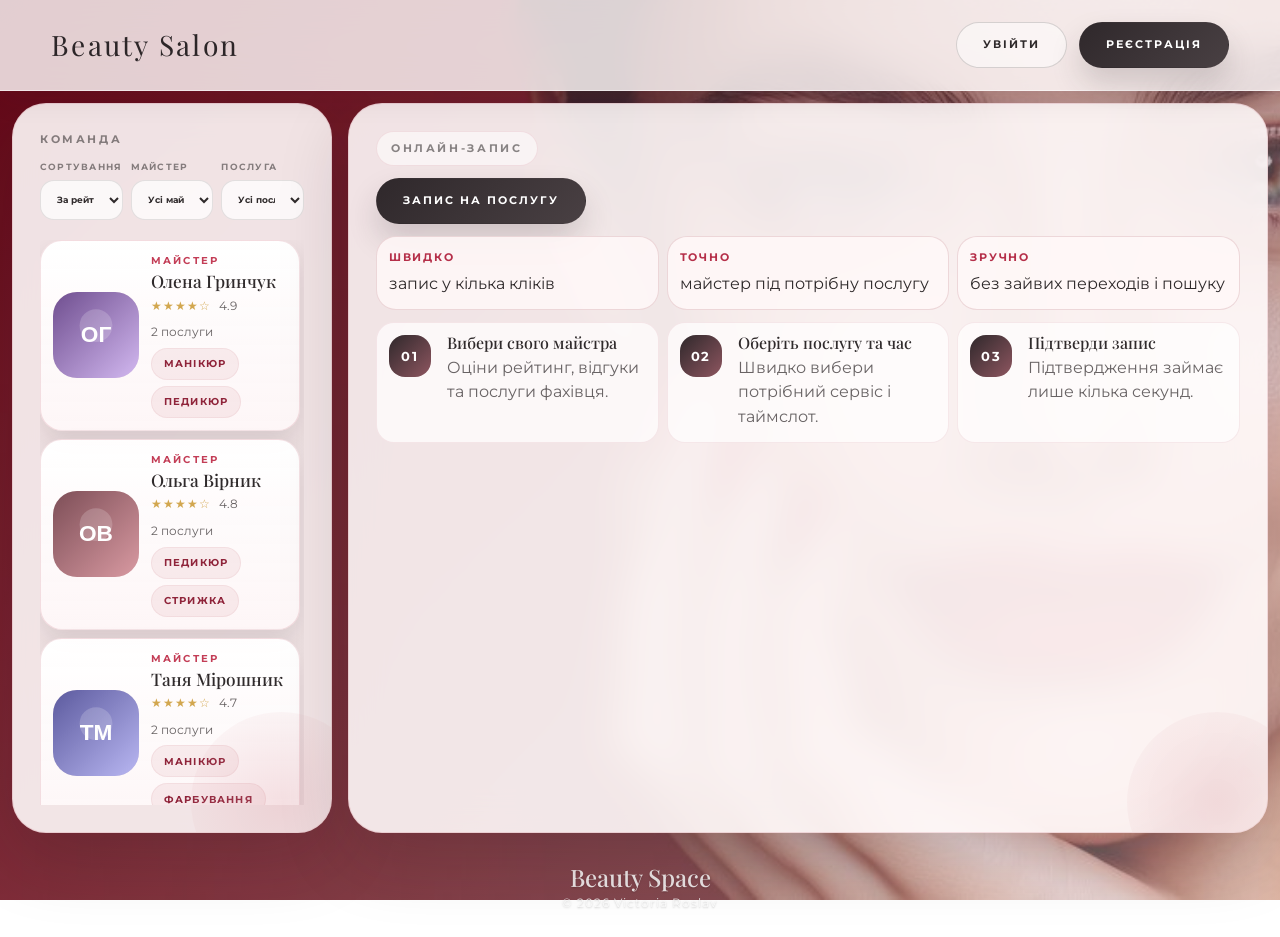
<file: frontend/index.html>
<!DOCTYPE html>
<html lang="uk">
<head>
    <meta charset="UTF-8">
    <meta name="viewport" content="width=device-width, initial-scale=1.0">
    <title>Beauty Salon | Твоя б'юті-територія</title>
    <link rel="stylesheet" href="css/style.css">
</head>
<body class="bg-main">
    <header class="navbar">
        <a href="index.html" class="logo">Beauty Salon</a>

        <nav class="nav-links" id="navLinks">
            <a href="pages/admin.html" id="adminLink" style="display:none;">АДМІН ПАНЕЛЬ</a>
        </nav>

        <div class="auth-buttons" id="guestButtons">
            <a href="pages/login.html" class="btn-outline">УВІЙТИ</a>
            <a href="pages/register.html" class="btn-premium">РЕЄСТРАЦІЯ</a>
        </div>

        <div class="auth-buttons" id="userButtons" style="display:none;">
            <a href="#" onclick="window.logout(); return false;" class="btn-outline">ВИЙТИ</a>
        </div>
    </header>

    <main class="home-shell">
        <section class="home-panel home-panel--masters">
            <p class="home-eyebrow">КОМАНДА</p>

            <div class="home-controls">
                <label>
                    <span>Сортування</span>
                    <select id="masterSortSelect">
                        <option value="rating">За рейтингом</option>
                        <option value="name">За ім'ям</option>
                    </select>
                </label>
                <label>
                    <span>Майстер</span>
                    <select id="masterFilterSelect">
                        <option value="">Усі майстри</option>
                    </select>
                </label>
                <label>
                    <span>Послуга</span>
                    <select id="serviceFilterSelect">
                        <option value="">Усі послуги</option>
                    </select>
                </label>
            </div>

            <div id="homeMastersGrid" class="home-master-grid"></div>
        </section>

        <section class="home-panel home-panel--booking">
            <p class="home-eyebrow home-eyebrow--pill">ОНЛАЙН-ЗАПИС</p>

            <div class="home-cta-row">
                <button id="bookingCtaBtn" class="btn-premium" type="button">Запис на послугу</button>
            </div>

            <div class="home-feature-grid">
                <article class="home-feature">
                    <strong>Швидко</strong>
                    <span>запис у кілька кліків</span>
                </article>
                <article class="home-feature">
                    <strong>Точно</strong>
                    <span>майстер під потрібну послугу</span>
                </article>
                <article class="home-feature">
                    <strong>Зручно</strong>
                    <span>без зайвих переходів і пошуку</span>
                </article>
            </div>

            <div class="booking-steps">
                <div class="booking-step">
                    <div class="booking-step__num">01</div>
                    <div>
                        <h3>Вибери свого майстра</h3>
                        <p>Оціни рейтинг, відгуки та послуги фахівця.</p>
                    </div>
                </div>
                <div class="booking-step">
                    <div class="booking-step__num">02</div>
                    <div>
                        <h3>Оберіть послугу та час</h3>
                        <p>Швидко вибери потрібний сервіс і таймслот.</p>
                    </div>
                </div>
                <div class="booking-step">
                    <div class="booking-step__num">03</div>
                    <div>
                        <h3>Підтверди запис</h3>
                        <p>Підтвердження займає лише кілька секунд.</p>
                    </div>
                </div>
            </div>
        </section>
    </main>

    <footer class="site-footer">
        <h3>Beauty Space</h3>
        <p>© 2026 Victoria Roslav</p>
    </footer>

    <script src="js/api.js"></script>
    <script src="js/index.js"></script>
</body>
</html>
</file>
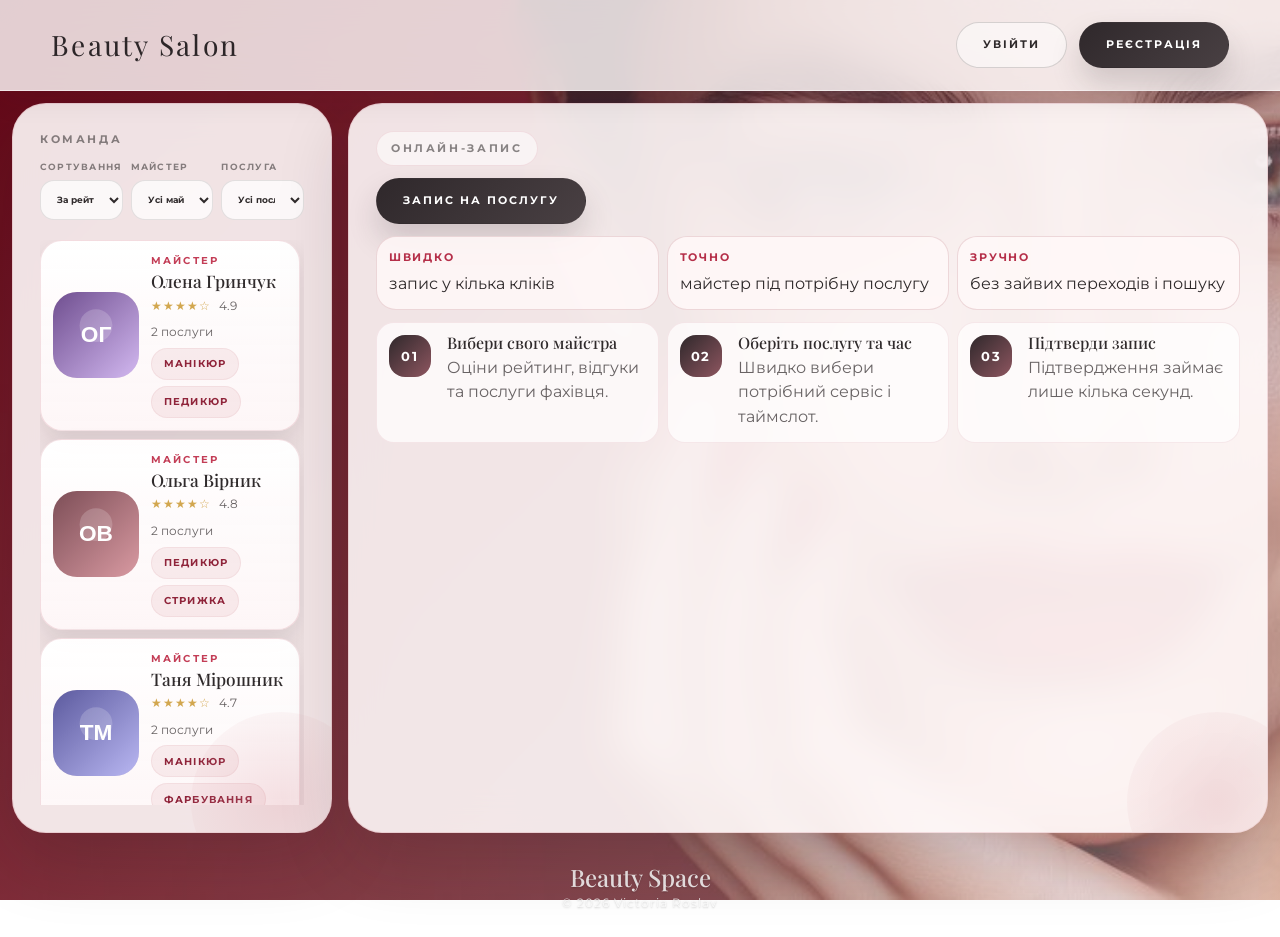
<file: frontend/pages/admin.html>
﻿<!DOCTYPE html>
<html lang="uk">
<head>
    <meta charset="UTF-8">
    <meta name="viewport" content="width=device-width, initial-scale=1.0">
    <title>Панель адміністратора | Beauty Space</title>
    <link rel="stylesheet" href="../css/style.css">
</head>
<body class="bg-admin">
    <header class="navbar">
        <a href="admin.html" class="logo">ADMIN PANEL</a>
        <nav class="nav-links">
            <a href="#" onclick="logout(); return false;" class="nav-link">ВИЙТИ</a>
        </nav>
    </header>

    <div id="adminModal" class="modal">
        <div class="modal-content" style="max-height: 85vh; overflow-y: auto;">
            <h2 id="modalTitle" style="font-size: 18px; margin-bottom: 20px;">Редагування</h2>
            <div id="validationError" style="display:none; color: white; background: #dc3545; padding: 10px; margin-bottom: 15px; border-radius: 4px; font-size: 12px;"></div>
            <form id="adminForm">
                <div id="formFields"></div>
                <div style="margin-top: 25px; display: flex; gap: 10px;">
                    <button type="submit" class="btn-premium" style="flex: 1;">ЗБЕРЕГТИ</button>
                    <button type="button" onclick="closeModal()" class="btn-outline" style="flex: 1;">СКАСУВАТИ</button>
                </div>
            </form>
        </div>
    </div>

    <div class="container admin-container">
        <h1 class="admin-title">УПРАВЛІННЯ САЛОНОМ</h1>
        <div id="adminLoadStatus" class="admin-load-status" hidden></div>

        <section class="admin-section admin-payment-panel">
            <div class="admin-section__head">
                <h3>ПРИЙНЯТТЯ ОПЛАТИ</h3>
            </div>
            <div class="admin-inline-action">
                <label>
                    <span>Платіж для прийняття</span>
                    <select id="paymentAcceptSelect">
                        <option value="">Оберіть платіж</option>
                    </select>
                </label>
                <button type="button" class="btn-premium" id="acceptSelectedPaymentBtn">Прийняти</button>
                <span class="loading-text">Оберіть платіж зверху, щоб швидко змінити його статус на оплачений.</span>
            </div>
        </section>

        <div class="admin-grid">
            <section class="admin-section">
                <div class="admin-section__head">
                    <h3>БРОНЮВАННЯ</h3>
                    <button class="btn-add-main" onclick="openAddModal('bookings')">+</button>
                </div>
                <div class="table-wrapper"><table class="admin-table" id="bookingsTable"></table></div>
            </section>

            <section class="admin-section">
                <div class="admin-section__head">
                    <h3>ПЛАТЕЖІ</h3>
                    <button class="btn-add-main" onclick="openAddModal('payments')">+</button>
                </div>
                <div class="table-wrapper"><table class="admin-table" id="paymentsTable"></table></div>
            </section>

            <section class="admin-section">
                <div class="admin-section__head">
                    <h3>КОРИСТУВАЧІ</h3>
                    <button class="btn-add-main" onclick="openAddModal('users')">+</button>
                </div>
                <div class="table-wrapper"><table class="admin-table" id="usersTable"></table></div>
            </section>

            <section class="admin-section">
                <div class="admin-section__head">
                    <h3>ПОСЛУГИ</h3>
                    <button class="btn-add-main" onclick="openAddModal('services')">+</button>
                </div>
                <div class="table-wrapper"><table class="admin-table" id="servicesTable"></table></div>
            </section>

            <section class="admin-section">
                <div class="admin-section__head">
                    <h3>РОЗКЛАД</h3>
                    <button class="btn-add-main" onclick="openAddModal('schedules')">+</button>
                </div>
                <div class="table-wrapper"><table class="admin-table" id="schedulesTable"></table></div>
            </section>

            <section class="admin-section">
                <div class="admin-section__head">
                    <h3>ВІДГУКИ</h3>
                    <button class="btn-add-main" onclick="openAddModal('feedback')">+</button>
                </div>
                <div class="table-wrapper"><table class="admin-table" id="feedbackTable"></table></div>
            </section>
        </div>
    </div>

    <script src="../js/api.js"></script>
    <script src="../js/admin.js"></script>
</body>
</html>
</file>
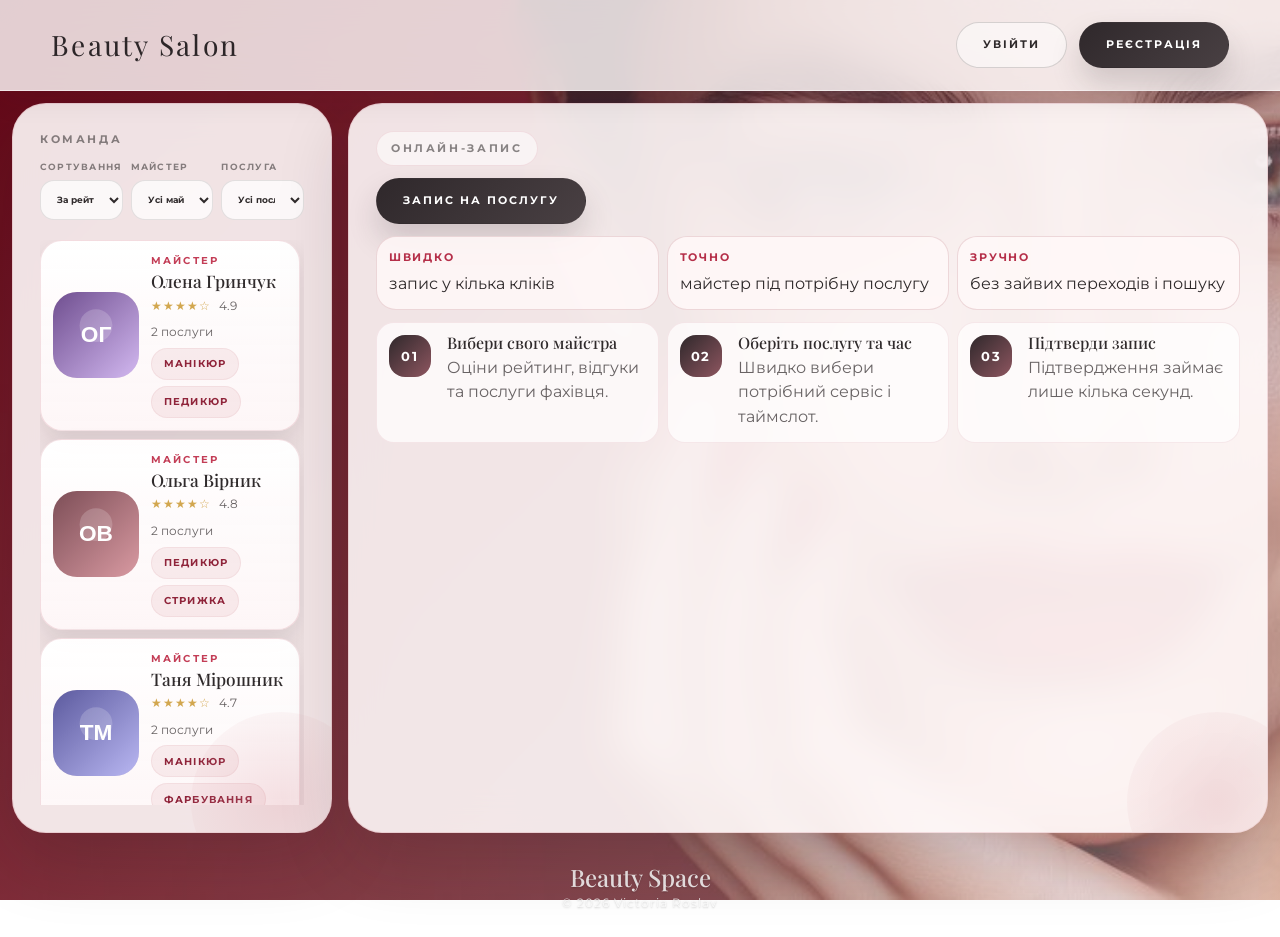
<file: frontend/pages/booking.html>
<!DOCTYPE html>
<html lang="uk">
<head>
    <meta charset="UTF-8">
    <meta name="viewport" content="width=device-width, initial-scale=1.0">
    <title>Запис | Beauty Salon</title>
    <link rel="stylesheet" href="../css/style.css">
</head>
<body class="bg-main">
    <header class="navbar">
        <a href="../index.html" class="logo">Beauty Salon</a>
        <nav class="nav-links">
            <a href="#" onclick="localStorage.clear(); location.href='../index.html'">Вийти</a>
        </nav>
    </header>

    <main class="container booking-page">
        <div class="booking-panel">
            <div class="booking-panel__head">
                <div>
                    <p class="home-eyebrow">Оформлення запису</p>
                    <h1 class="booking-title">Оберіть послугу, майстра і час</h1>
                    <p class="booking-subtitle">
                        Після вибору послуги список майстрів автоматично відфільтрується під неї,
                        а рейтинг видно прямо в списку.
                    </p>
                </div>
                <div class="booking-legend">
                    <span class="booking-legend__item booking-legend__item--free">🟢 доступний слот</span>
                    <span class="booking-legend__item booking-legend__item--busy">🔴 минулий або зайнятий слот</span>
                </div>
            </div>

            <form id="bookingForm" class="booking-form">
                <label>
                    <span>Оберіть послугу</span>
                    <select id="serviceSelect" required>
                        <option value="">Завантаження послуг...</option>
                    </select>
                </label>

                <p class="booking-help" id="bookingHelp">Після вибору послуги список майстрів автоматично відфільтрується.</p>

                <label>
                    <span>Оберіть майстра</span>
                    <select id="masterSelect" required>
                        <option value="">Завантаження майстрів...</option>
                    </select>
                </label>

                <div id="masterPreview" class="master-preview">
                    Оберіть майстра, щоб побачити рейтинг і послуги.
                </div>

                <label>
                    <span>Оберіть доступний час</span>
                    <select id="timeslotSelect" required>
                        <option value="">Спочатку оберіть майстра</option>
                    </select>
                </label>

                <button type="submit" class="btn-premium btn-block booking-submit">Підтвердити запис</button>
            </form>
        </div>
    </main>

    <script src="../js/api.js"></script>
    <script src="../js/booking.js"></script>
    <script>
        if (localStorage.getItem("role") !== "client") {
            alert("Ця сторінка лише для клієнтів");
            window.location.href = "../index.html";
        }
    </script>
</body>
</html>
</file>
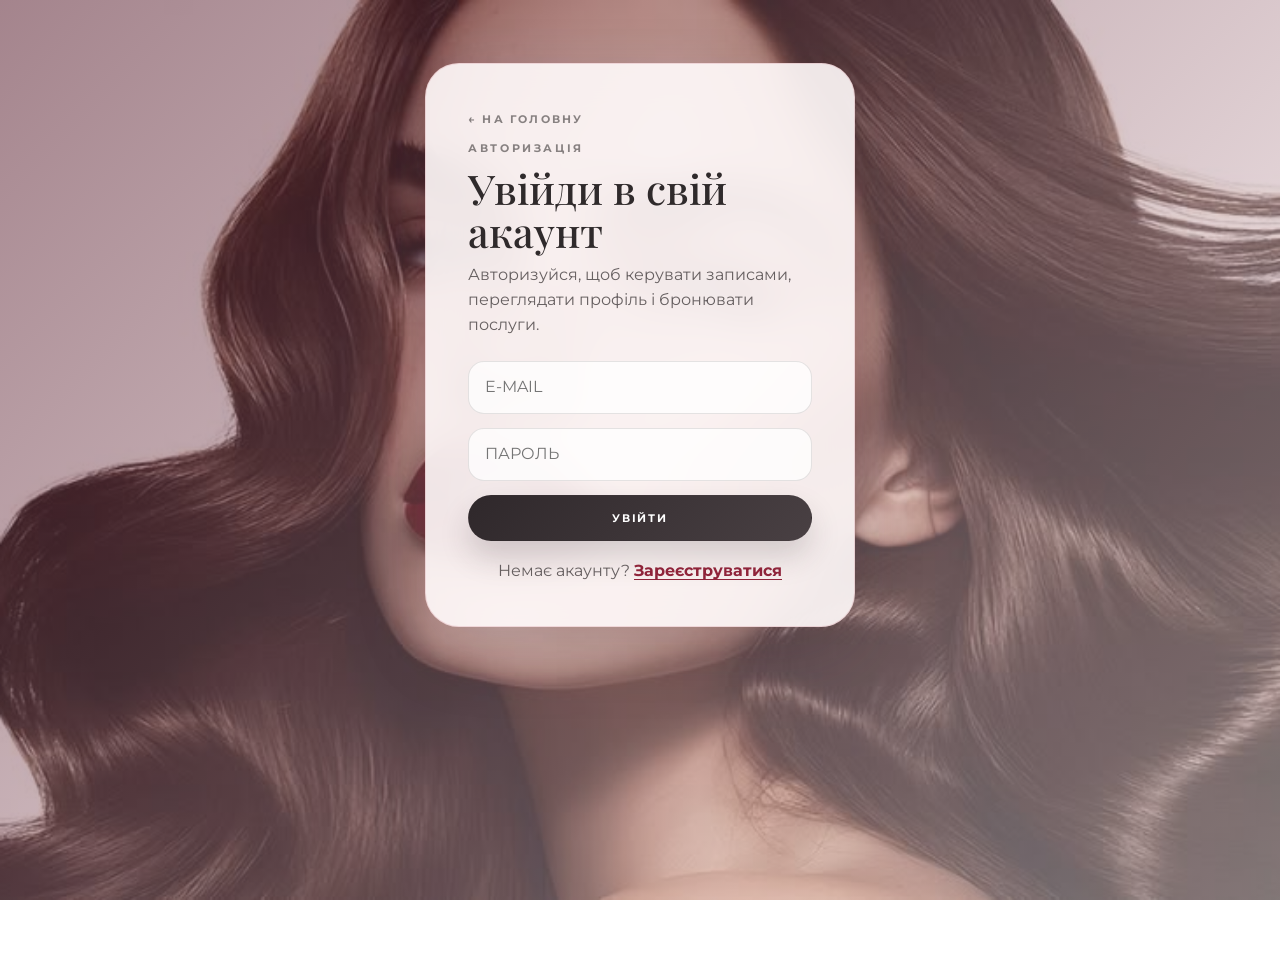
<file: frontend/pages/feedback.html>
<!DOCTYPE html>
<html lang="uk">
<head>
    <meta charset="UTF-8">
    <meta name="viewport" content="width=device-width, initial-scale=1.0">
    <title>Залишити відгук</title>
    <link rel="stylesheet" href="../css/style.css">
</head>
<body class="bg-main">
    <main class="auth-card">
        <a href="../index.html" class="back-link">&larr; На головну</a>
        <p class="home-eyebrow">Відгук</p>
        <h1 class="auth-title">Оціни візит</h1>
        <p class="auth-note">Відгук можна залишити після завершеного та оплаченого запису.</p>

        <form id="feedbackForm" class="auth-form">
            <div id="availableBookings">
                <label style="display:block; margin-bottom: 8px; font-weight:700; letter-spacing:0.14em; text-transform:uppercase; font-size:11px;">Оберіть завершений запис</label>
                <select id="bookingSelect" required>
                    <option value="">-- Оберіть запис --</option>
                </select>
            </div>

            <div id="bookingInfo" class="home-feature" hidden>
                <strong>Деталі запису</strong>
                <div style="display:grid; gap:6px; margin-top:10px;">
                    <span><b>Послуга:</b> <span id="serviceName"></span></span>
                    <span><b>Майстер:</b> <span id="masterName"></span></span>
                    <span><b>Дата:</b> <span id="bookingDate"></span></span>
                    <span><b>Статус оплати:</b> <span id="paymentStatus"></span></span>
                </div>
            </div>

            <select id="rating" required>
                <option value="">Оберіть рейтинг</option>
                <option value="5">★★★★★ Відмінно</option>
                <option value="4">★★★★☆ Добре</option>
                <option value="3">★★★☆☆ Нормально</option>
                <option value="2">★★☆☆☆ Погано</option>
                <option value="1">★☆☆☆☆ Жахливо</option>
            </select>

            <textarea id="comment" placeholder="Ваш коментар майстру" style="min-height: 120px;"></textarea>

            <button type="submit" class="btn-premium btn-block">Надіслати відгук</button>
        </form>
    </main>

    <script src="../js/api.js"></script>
    <script src="../js/feedback.js"></script>
</body>
</html>
</file>
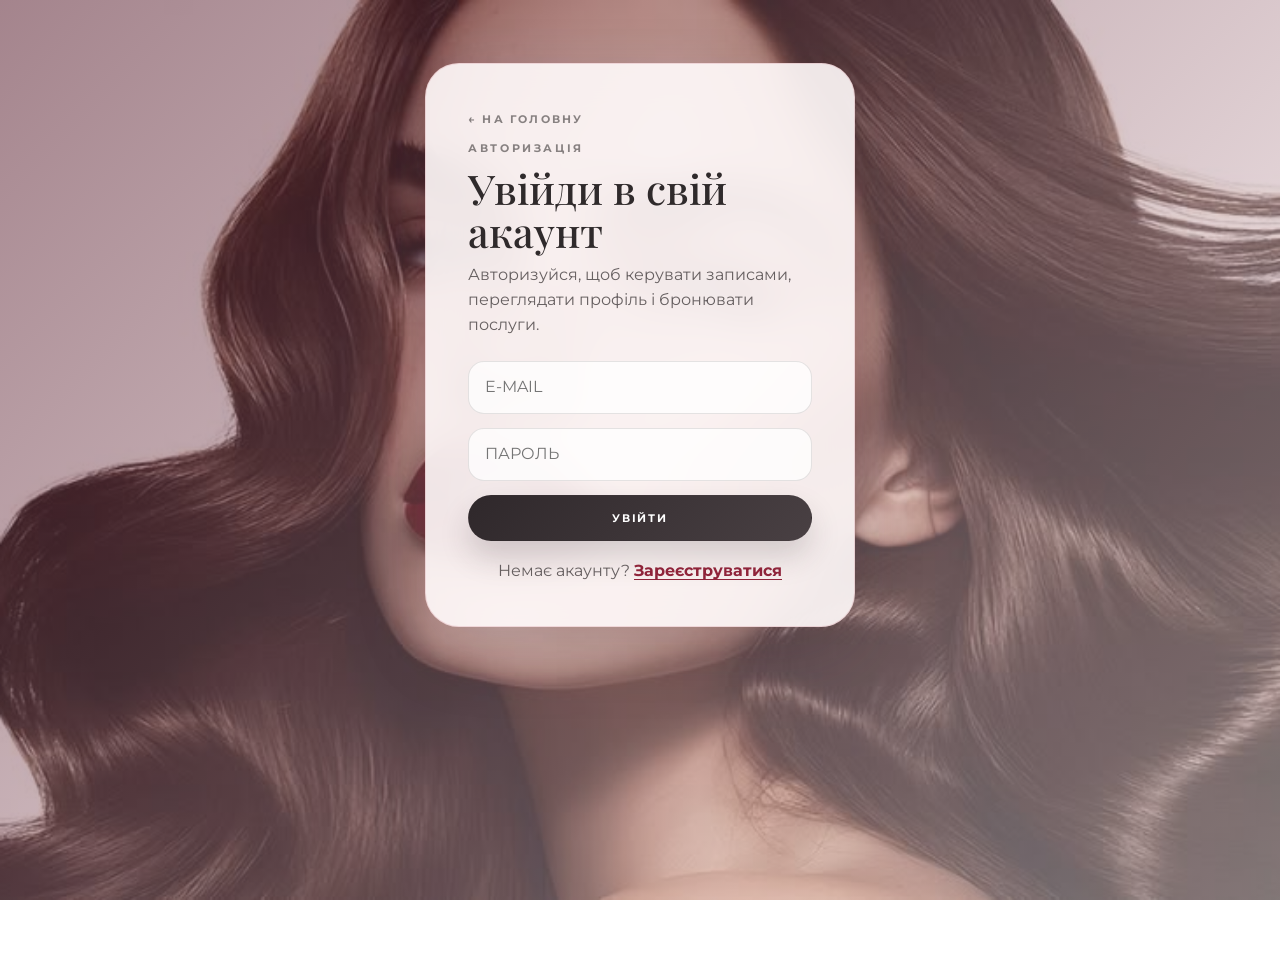
<file: frontend/pages/login.html>
<!DOCTYPE html>
<html lang="uk">
<head>
    <meta charset="UTF-8">
    <meta name="viewport" content="width=device-width, initial-scale=1.0">
    <title>Вхід | Beauty Salon</title>
    <link rel="stylesheet" href="../css/style.css">
</head>
<body class="bg-auth">
    <main class="auth-card auth-card--compact">
        <a href="../index.html" class="back-link">&larr; На головну</a>
        <p class="home-eyebrow">Авторизація</p>
        <h1 class="auth-title">Увійди в свій акаунт</h1>
        <p class="auth-note">Авторизуйся, щоб керувати записами, переглядати профіль і бронювати послуги.</p>

        <form id="loginForm" class="auth-form">
            <input type="email" id="email" placeholder="E-MAIL" required>
            <input type="password" id="password" placeholder="ПАРОЛЬ" required>

            <div id="loginError" class="form-error" aria-live="polite" role="alert" hidden></div>

            <button type="submit" class="btn-premium btn-block">УВІЙТИ</button>
        </form>

        <p class="auth-note auth-note--center">
            Немає акаунту? <a href="register.html">Зареєструватися</a>
        </p>
    </main>

    <script src="../js/api.js"></script>
    <script src="../js/login.js"></script>
</body>
</html>
</file>
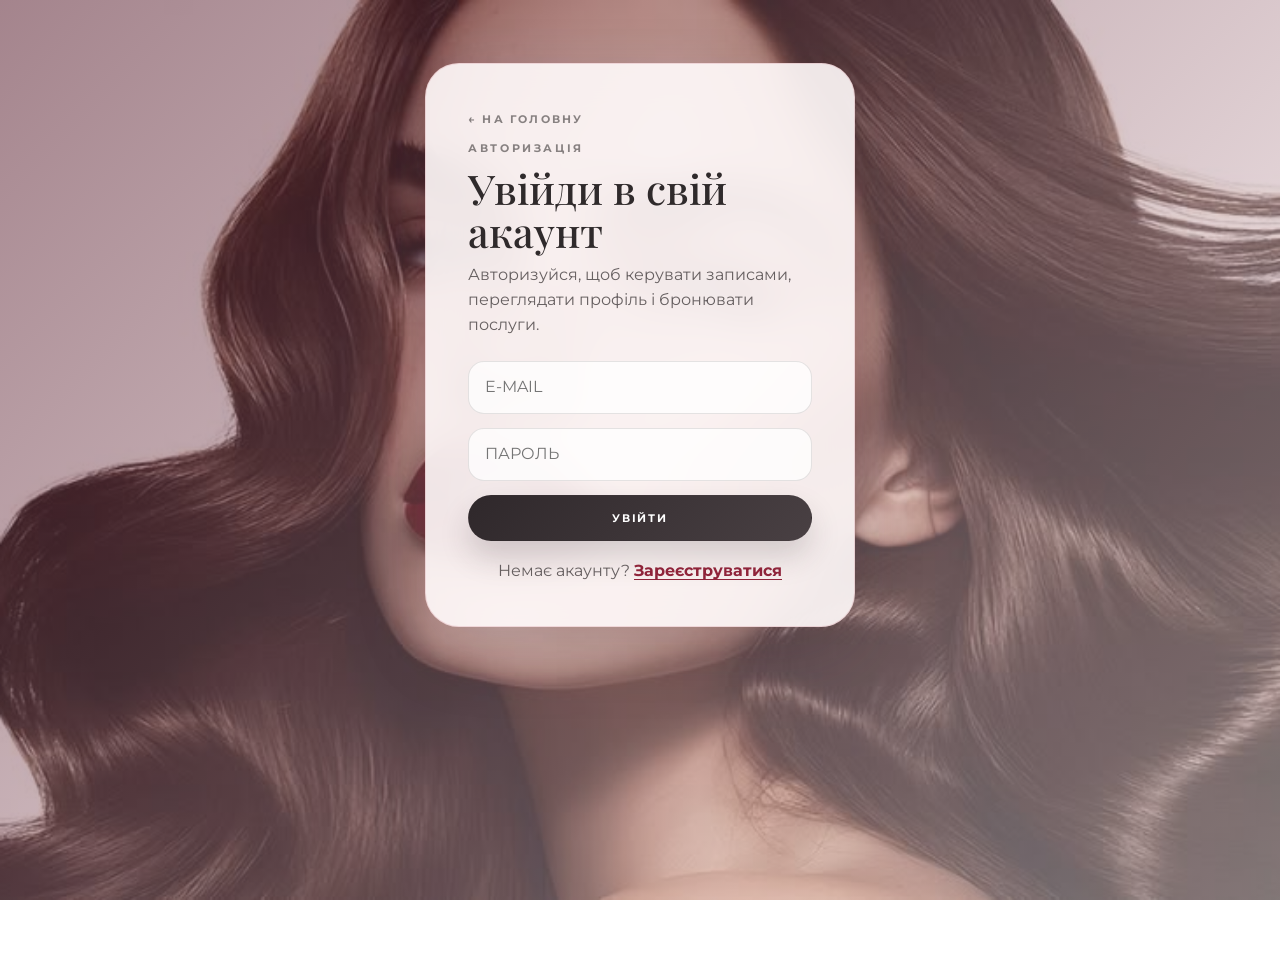
<file: frontend/pages/payment.html>
<!DOCTYPE html>
<html lang="uk">
<head>
    <meta charset="UTF-8">
    <title>Оплата | Beauty Space</title>
    <link rel="stylesheet" href="../css/style.css">
</head>
<body class="bg-main">
    <header class="navbar">
        <a href="admin.html" class="logo">ADMIN PANEL</a>
        <nav class="nav-links"><a href="#" onclick="logout()">ВИЙТИ</a></nav>
    </header>

    <div class="container" style="max-width: 500px; text-align: center;">
        <h2>Проведення оплати</h2>
        <form id="paymentForm">
            <input type="hidden" id="bookingId">
            
            <div style="margin-bottom: 30px; text-align: left; background: #f9f9f9; padding: 20px; border-radius: 4px;">
                <p style="margin: 5px 0;"><strong>Запис №:</strong> <span id="displayBookingId">...</span></p>
                <p style="margin: 5px 0;"><strong>Сума до сплати:</strong> <span id="amountToPay">0</span> грн</p>
            </div>

            <label style="font-size: 12px; letter-spacing: 1px; display: block; text-align: left;">СПОСІБ ОПЛАТИ:</label>
            <select id="paymentMethod" required>
                <option value="cash">Готівка</option>
                <option value="card">Банківська картка</option>
            </select>
            
            <button type="submit" class="btn-premium" style="width: 100%;">ПІДТВЕРДИТИ ОПЛАТУ</button>
        </form>
    </div>

    <script src="../js/api.js"></script>
    <script src="../js/admin.js"></script>
    <script>
        if (localStorage.getItem("role") !== "admin") {
            window.location.href = "login.html";
        }
    </script>
</body>
</html>
</file>
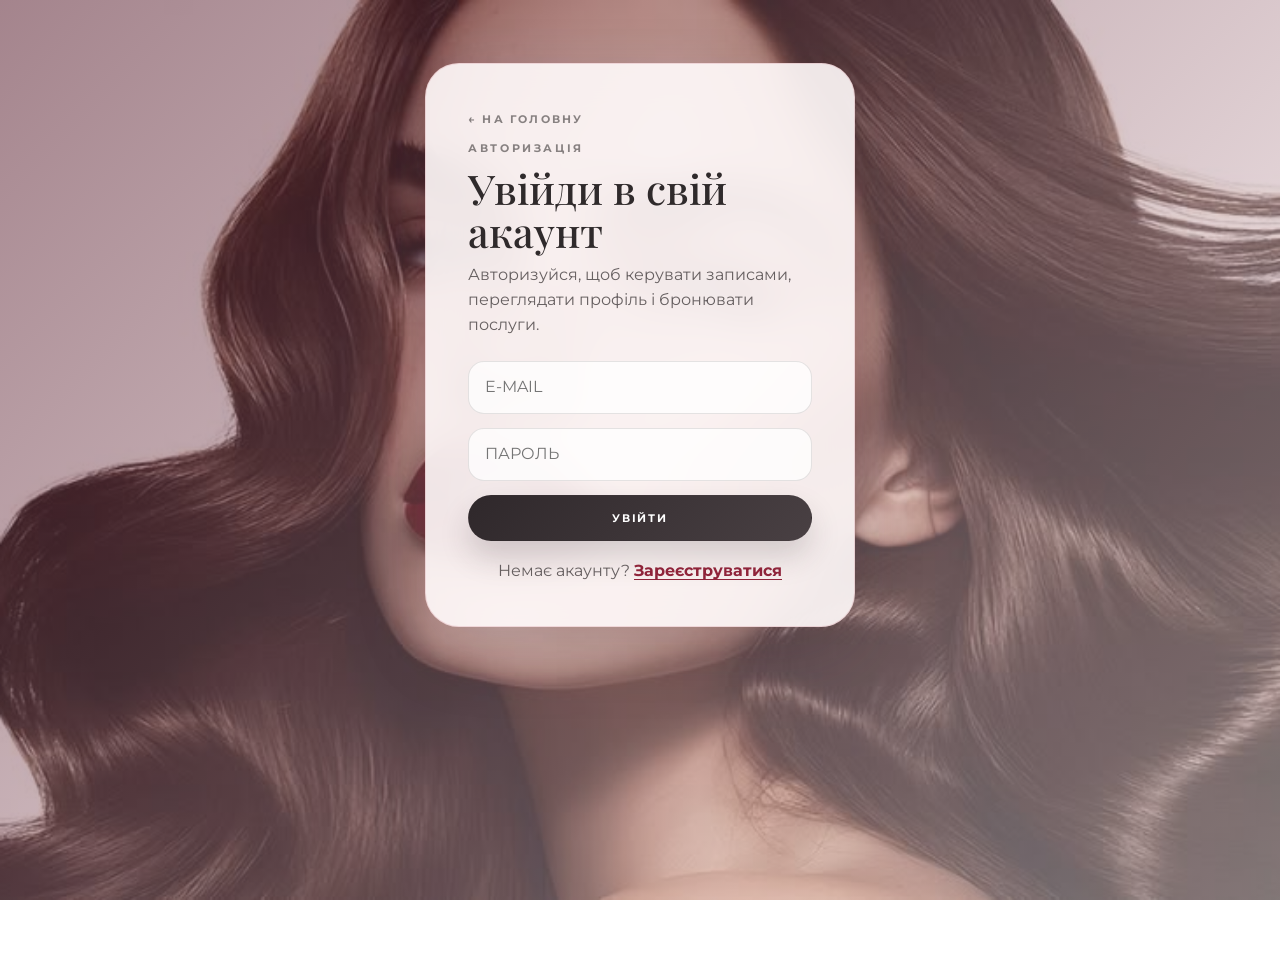
<file: frontend/pages/profile.html>
<!DOCTYPE html>
<html lang="uk">
<head>
    <meta charset="UTF-8">
    <meta name="viewport" content="width=device-width, initial-scale=1.0">
    <title>Мій профіль | Beauty Salon</title>
    <link rel="stylesheet" href="../css/style.css">
</head>
<body class="bg-main">
    <header class="navbar">
        <a href="../index.html" class="logo">Beauty Salon</a>
        <nav class="nav-links">
            <a href="../index.html">Головна</a>
        </nav>
    </header>

    <main class="container profile-container">
        <div class="profile-intro">
            <p class="home-eyebrow">Особистий простір</p>
            <h1>Особистий кабінет клієнта</h1>
            <p class="profile-lead">
                Тут можна оновити свої дані, переглянути записи та відслідковувати листи з відгуками.
            </p>
        </div>

        <div class="admin-grid profile-grid">
            <section class="admin-section profile-section">
                <div class="admin-section__head">
                    <div>
                        <p class="section-caption">Профіль</p>
                        <h3>Мої дані</h3>
                    </div>
                </div>

                <form id="editProfileForm" class="auth-form profile-form">
                    <div class="profile-avatar-row">
                        <img id="profileAvatarPreview" class="profile-avatar" src="" alt="Аватар клієнта">
                        <label class="master-file-input">
                            <span>Нова аватарка</span>
                            <input type="file" id="profileAvatarFile" accept="image/*">
                        </label>
                    </div>
                    <input type="text" id="editName" placeholder="Ім'я та прізвище" required>
                    <input type="email" id="editEmail" placeholder="E-mail" required>
                    <button type="submit" class="btn-premium btn-block">Зберегти зміни</button>
                </form>
            </section>

            <section class="admin-section profile-section profile-section--wide">
                <div class="admin-section__head">
                    <div>
                        <p class="section-caption">Історія</p>
                        <h3>Мої записи</h3>
                    </div>
                </div>

                <div id="userBookingsList" class="profile-list">
                    <p class="loading-text">Завантаження записів...</p>
                </div>
            </section>

            <section class="admin-section profile-section profile-section--wide">
                <div class="admin-section__head">
                    <div>
                        <p class="section-caption">Сповіщення</p>
                        <h3>Пошта та відгуки</h3>
                    </div>
                </div>

                <div id="mailNotifications" class="profile-list">
                    <p class="loading-text">Перевірка повідомлень...</p>
                </div>
            </section>
        </div>
    </main>

    <script src="../js/api.js"></script>
    <script src="../js/profile.js"></script>
</body>
</html>
</file>
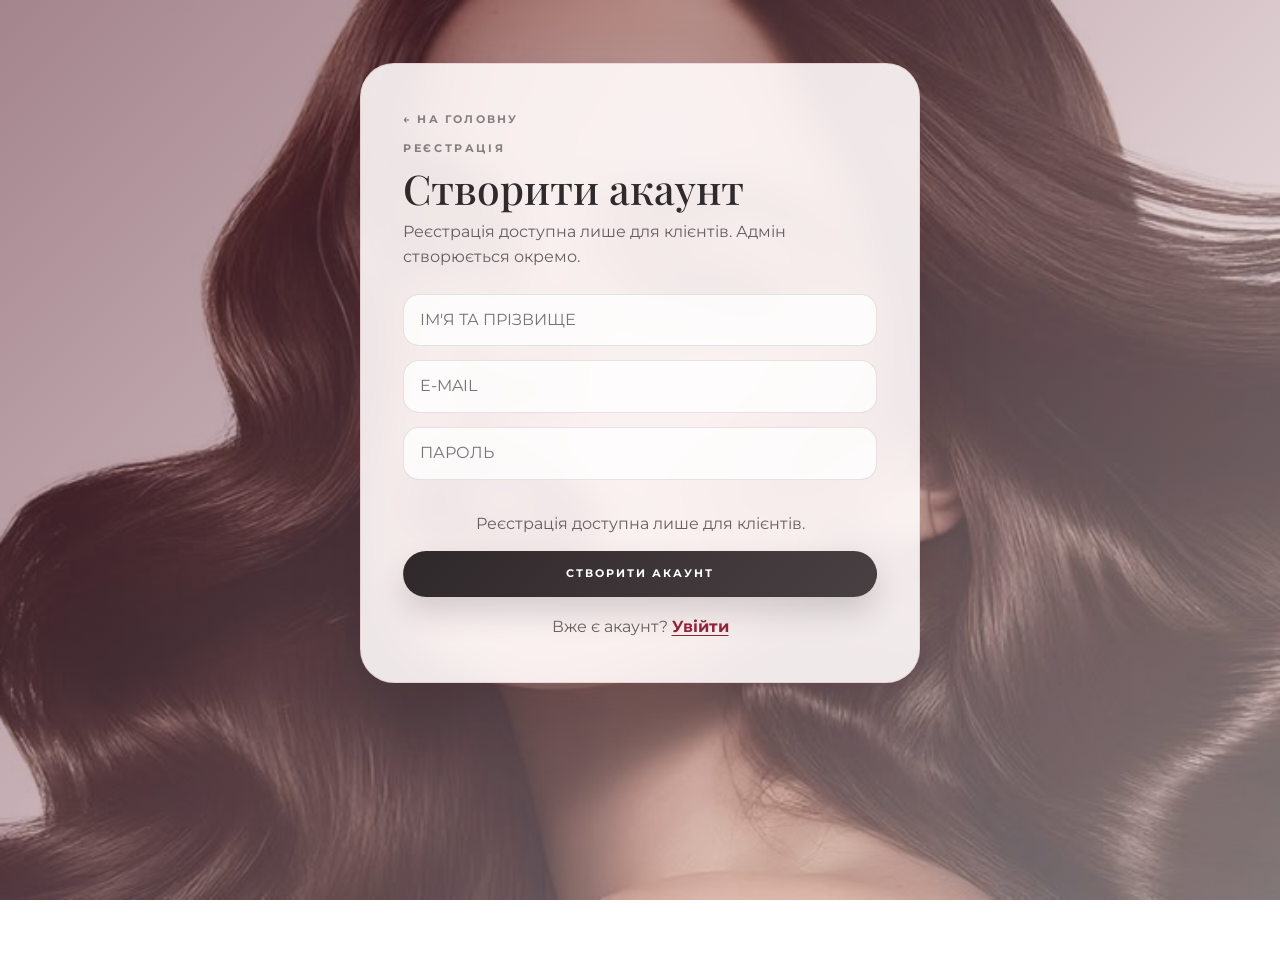
<file: frontend/pages/register.html>
<!DOCTYPE html>
<html lang="uk">
<head>
    <meta charset="UTF-8">
    <meta name="viewport" content="width=device-width, initial-scale=1.0">
    <title>Реєстрація | Beauty Salon</title>
    <link rel="stylesheet" href="../css/style.css">
</head>
<body class="bg-auth">
    <main class="auth-card">
        <a href="../index.html" class="back-link">&larr; На головну</a>
        <p class="home-eyebrow">Реєстрація</p>
        <h1 class="auth-title">Створити акаунт</h1>
        <p class="auth-note">Реєстрація доступна лише для клієнтів. Адмін створюється окремо.</p>

        <form id="registerForm" class="auth-form">
            <input type="text" id="name" placeholder="ІМ'Я ТА ПРІЗВИЩЕ" required>
            <input type="email" id="email" placeholder="E-MAIL" required>
            <input type="password" id="password" placeholder="ПАРОЛЬ" required>

            <input type="hidden" id="role" value="client">
            <p class="auth-note auth-note--center">Реєстрація доступна лише для клієнтів.</p>

            <div id="registerError" class="form-error" aria-live="polite" role="alert" hidden></div>

            <button type="submit" class="btn-premium btn-block">СТВОРИТИ АКАУНТ</button>
        </form>

        <p class="auth-note auth-note--center">
            Вже є акаунт? <a href="login.html">Увійти</a>
        </p>
    </main>

    <script src="../js/api.js"></script>
    <script src="../js/register.js"></script>
</body>
</html>
</file>
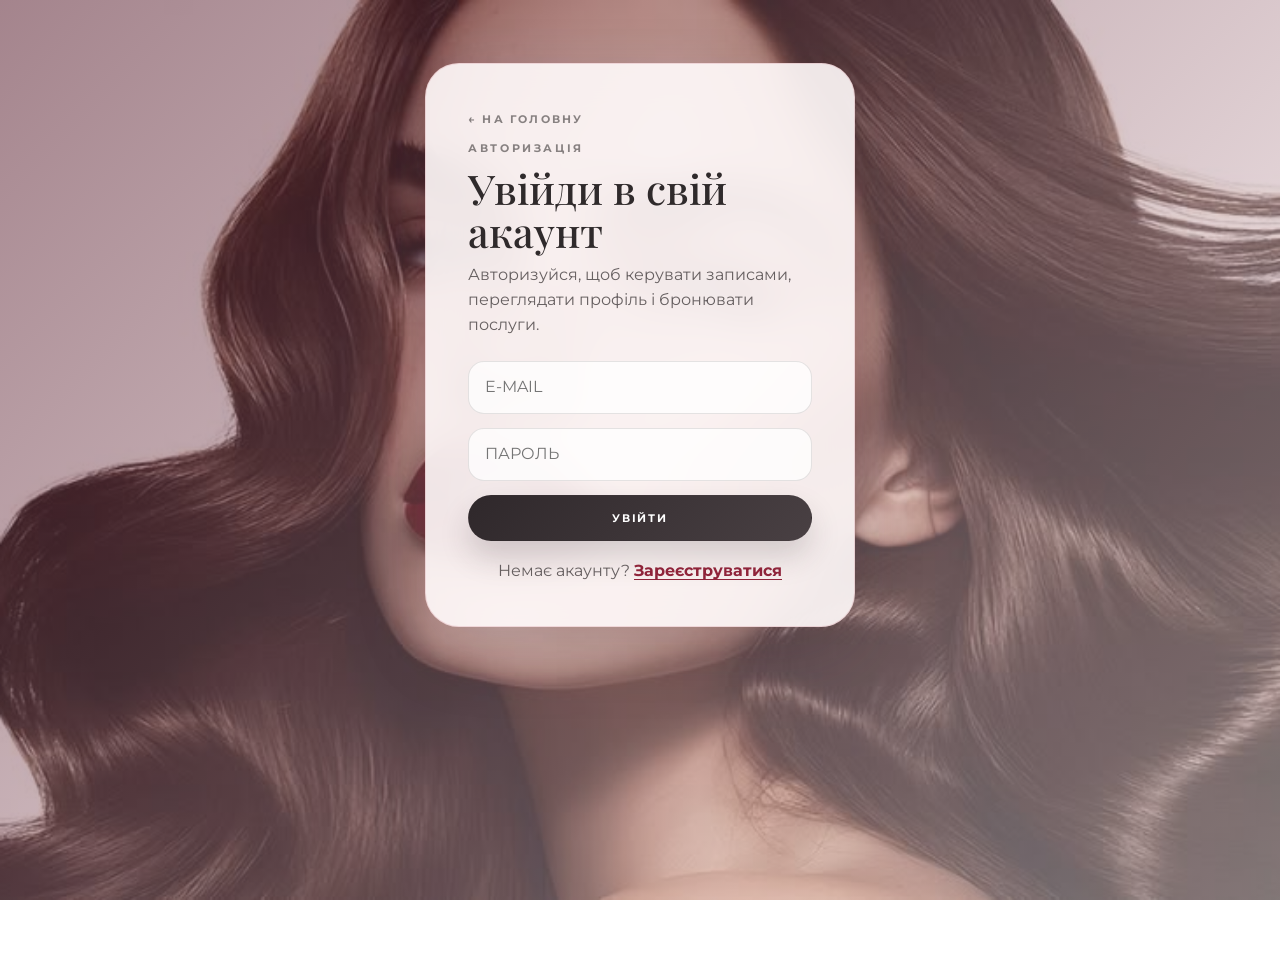
<file: frontend/pages/schedule.html>
<!DOCTYPE html>
<html lang="uk">
<head>
    <meta charset="UTF-8">
    <meta name="viewport" content="width=device-width, initial-scale=1.0">
    <title>Кабінет майстра | Beauty Salon</title>
    <link rel="stylesheet" href="../css/style.css">
</head>
<body class="bg-main">
    <header class="navbar">
        <a href="../index.html" class="logo">Beauty Salon</a>
        <nav class="nav-links">
            <a href="#" onclick="logout()">Вийти</a>
        </nav>
    </header>

    <main class="container master-dashboard">
        <div class="master-dashboard__hero">
            <div>
                <p class="home-eyebrow">Особистий кабінет</p>
                <h1 id="masterDashboardTitle" class="admin-title" style="margin: 8px 0 8px; text-align:left; text-shadow:none; color:var(--text); letter-spacing:0.04em;">Кабінет майстра</h1>
                <p id="masterDashboardSubtitle" class="home-text" style="max-width: 70ch;">Тут ти керуєш своїми записами, профілем, аватаркою, послугами та відгуками.</p>
                <p id="masterRatingSummary" class="home-text" style="margin-top: 10px; font-weight: 700;">Рейтинг: —</p>
            </div>
        </div>

        <div class="admin-grid master-dashboard__grid">
            <section class="admin-section master-profile-panel">
                <div class="admin-section__head">
                    <h3>Мій профіль</h3>
                    <span id="masterServicesBadge" class="badge status-confirmed">Послуги</span>
                </div>
                <form id="masterProfileForm" class="auth-form">
                    <div class="master-profile-top">
                        <img id="masterAvatarPreview" class="master-profile-avatar" src="../assets/images/icon_5.jpg" alt="Аватар майстра">
                        <div class="master-avatar-picker">
                            <label class="master-file-input">
                                <span>Нова аватарка</span>
                                <input id="masterAvatarFile" type="file" accept="image/*">
                            </label>
                            <p class="home-text">Завантаж своє фото. Воно збережеться окремим `icon_6`, `icon_7` і далі.</p>
                        </div>
                    </div>
                    <input type="text" id="masterName" placeholder="Ім'я та прізвище" required>
                    <input type="email" id="masterEmail" placeholder="E-mail" required>
                    <label class="master-services-picker">
                        <span>Мої послуги</span>
                        <select id="masterServices" multiple size="8"></select>
                    </label>
                    <button type="submit" class="btn-premium btn-block">Зберегти зміни</button>
                </form>
            </section>

            <section class="admin-section master-bookings-panel">
                <div class="admin-section__head">
                    <h3>Мої записи</h3>
                    <label class="master-filter">
                        <span>Фільтр</span>
                        <select id="masterBookingFilter">
                            <option value="all">Усі</option>
                            <option value="pending">В очікуванні</option>
                            <option value="completed">Виконані</option>
                        </select>
                    </label>
                </div>
                <div id="masterBookingsList" class="master-bookings-list">
                    <p class="loading-text">Завантаження записів...</p>
                </div>
            </section>
        </div>

        <section class="admin-section master-reviews-panel">
            <div class="admin-section__head">
                <h3>Мої відгуки</h3>
                <span class="badge status-pending">Усі</span>
            </div>
            <div id="masterReviewsList" class="master-reviews-list">
                <p class="loading-text">Завантаження відгуків...</p>
            </div>
        </section>
    </main>

    <script src="../js/api.js"></script>
    <script src="../js/master.js"></script>
</body>
</html>
</file>
<file: frontend/css/style.css>
﻿@import url("https://fonts.googleapis.com/css2?family=Montserrat:wght@300;400;500;600;700&family=Playfair+Display:wght@400;500;600;700&display=swap");

:root {
    --bg-dark: #2c2628;
    --text: #2f2a2b;
    --text-soft: rgba(47, 42, 43, 0.72);
    --muted: rgba(47, 42, 43, 0.56);
    --accent: #b33d52;
    --accent-2: #d68b95;
    --surface: rgba(255, 250, 250, 0.9);
    --surface-strong: rgba(255, 255, 255, 0.96);
    --surface-soft: rgba(255, 255, 255, 0.68);
    --border: rgba(179, 61, 82, 0.15);
    --shadow: 0 24px 70px rgba(37, 20, 26, 0.18);
    --shadow-soft: 0 14px 40px rgba(37, 20, 26, 0.12);
}

* {
    box-sizing: border-box;
}

html {
    scroll-behavior: smooth;
    scroll-padding-top: 96px;
}

body {
    margin: 0;
    min-height: 100vh;
    min-height: 100svh;
    font-family: "Montserrat", sans-serif;
    color: var(--text);
    line-height: 1.55;
    overflow-x: hidden;
}

body.bg-main,
body.bg-auth,
body.bg-admin {
    background-position: center;
    background-repeat: no-repeat;
    background-size: cover;
    background-attachment: fixed;
}

body.bg-main {
    background-image:
        linear-gradient(135deg, rgba(74, 10, 27, 0.56), rgba(255, 232, 235, 0.42)),
        url("../assets/images/background_3.jpg");
}

body.bg-auth {
    background-image:
        linear-gradient(135deg, rgba(74, 10, 27, 0.5), rgba(255, 239, 241, 0.48)),
        url("../assets/images/background_1.jpg");
}

body.bg-admin {
    background-image:
        linear-gradient(135deg, rgba(37, 20, 26, 0.62), rgba(255, 232, 235, 0.36)),
        url("../assets/images/background_2.jpg");
}

img {
    display: block;
    max-width: 100%;
}

a {
    color: inherit;
    text-decoration: none;
}

h1,
h2,
h3,
h4 {
    margin: 0;
    font-family: "Playfair Display", serif;
    font-weight: 500;
    line-height: 1.05;
}

p {
    margin: 0;
}

::selection {
    background: rgba(179, 61, 82, 0.18);
}

::-webkit-scrollbar {
    width: 12px;
    height: 12px;
}

::-webkit-scrollbar-track {
    background: rgba(255, 255, 255, 0.24);
}

::-webkit-scrollbar-thumb {
    background: linear-gradient(180deg, rgba(179, 61, 82, 0.7), rgba(214, 139, 149, 0.7));
    border-radius: 999px;
    border: 3px solid transparent;
    background-clip: padding-box;
}

.navbar {
    position: sticky;
    top: 0;
    z-index: 1000;
    display: flex;
    align-items: center;
    justify-content: space-between;
    gap: 20px;
    padding: 22px clamp(20px, 4vw, 64px);
    background: rgba(255, 250, 250, 0.82);
    backdrop-filter: blur(18px);
    border-bottom: 1px solid rgba(255, 255, 255, 0.5);
    box-shadow: 0 8px 30px rgba(54, 28, 34, 0.08);
}

.logo {
    font-family: "Playfair Display", serif;
    font-size: clamp(28px, 2.2vw, 42px);
    letter-spacing: 0.08em;
    color: var(--bg-dark);
    white-space: nowrap;
}

.nav-links {
    display: flex;
    align-items: center;
    justify-content: center;
    gap: 22px;
    flex: 1;
    flex-wrap: wrap;
}

.nav-links a,
.nav-account-link {
    display: inline-flex;
    align-items: center;
    justify-content: center;
    min-height: 42px;
    padding: 0 2px;
    font-size: 11px;
    font-weight: 700;
    letter-spacing: 0.18em;
    text-transform: uppercase;
    color: var(--text);
    opacity: 0.8;
    transition: opacity 0.2s ease, transform 0.2s ease;
}

.nav-links a:hover,
.nav-account-link:hover {
    opacity: 1;
    transform: translateY(-1px);
}

.auth-buttons {
    display: flex;
    align-items: center;
    gap: 12px;
    flex-wrap: wrap;
}

.user-greeting {
    display: inline-flex;
    align-items: center;
    margin-right: 8px;
    font-size: 12px;
    font-weight: 600;
    letter-spacing: 0.06em;
    color: var(--text);
    opacity: 0.85;
}

.btn-premium,
.btn-outline {
    display: inline-flex;
    align-items: center;
    justify-content: center;
    min-height: 46px;
    padding: 0 26px;
    border-radius: 999px;
    border: 1px solid transparent;
    font: inherit;
    font-size: 11px;
    font-weight: 700;
    letter-spacing: 0.18em;
    text-transform: uppercase;
    cursor: pointer;
    transition: transform 0.22s ease, box-shadow 0.22s ease, background 0.22s ease, color 0.22s ease, border-color 0.22s ease;
}

.btn-premium {
    color: #fff;
    background: linear-gradient(135deg, #2f282b, #494043);
    box-shadow: 0 16px 30px rgba(47, 40, 43, 0.18);
}

.btn-outline {
    color: var(--text);
    background: rgba(255, 255, 255, 0.55);
    border-color: rgba(47, 42, 43, 0.18);
}

.btn-premium:hover,
.btn-outline:hover {
    transform: translateY(-1px);
    box-shadow: 0 18px 36px rgba(47, 40, 43, 0.16);
}

.btn-premium:hover {
    background: linear-gradient(135deg, #3b3336, #5a5054);
}

.btn-outline:hover {
    background: rgba(255, 255, 255, 0.86);
}

.btn-block {
    width: 100%;
}

.container,
.auth-card,
.home-panel {
    border: 1px solid var(--border);
    box-shadow: var(--shadow);
    backdrop-filter: blur(18px);
}

.container {
    width: min(1120px, calc(100% - 32px));
    margin: 40px auto;
    padding: clamp(24px, 4vw, 44px);
    border-radius: 30px;
    background: var(--surface);
}

.home-shell {
    width: min(1320px, calc(100% - 24px));
    margin: 12px auto 16px;
    display: grid;
    grid-template-columns: minmax(320px, 0.34fr) minmax(0, 1fr);
    gap: 16px;
    align-items: stretch;
    min-height: calc(100svh - 170px);
}

.home-panel {
    position: relative;
    overflow: hidden;
    padding: clamp(18px, 2.1vw, 28px);
    border-radius: 34px;
    background: rgba(255, 250, 250, 0.9);
    height: 100%;
    min-height: 0;
}

.home-panel::after {
    content: "";
    position: absolute;
    inset: auto -40px -60px auto;
    width: 180px;
    height: 180px;
    border-radius: 50%;
    background: radial-gradient(circle, rgba(214, 139, 149, 0.22), rgba(214, 139, 149, 0));
    pointer-events: none;
}

.home-panel--masters {
    display: flex;
    flex-direction: column;
    gap: 12px;
    max-height: calc(100svh - 170px);
    justify-content: flex-start;
}

.home-panel--masters .home-master-grid {
    order: 2;
    margin-top: 8px;
}

.home-panel--masters .home-controls {
    order: 1;
}

.home-panel--booking {
    display: flex;
    flex-direction: column;
    gap: 12px;
    max-height: calc(100svh - 170px);
}

.home-eyebrow {
    font-size: 11px;
    font-weight: 700;
    letter-spacing: 0.24em;
    text-transform: uppercase;
    color: var(--muted);
}

.home-eyebrow--pill {
    width: fit-content;
    padding: 8px 14px;
    border-radius: 999px;
    background: rgba(255, 255, 255, 0.56);
    border: 1px solid rgba(179, 61, 82, 0.12);
}

.home-title {
    font-size: clamp(28px, 2.6vw, 48px);
    color: var(--text);
}

.home-panel--masters .home-title {
    margin-bottom: 2px;
}

.home-title--large {
    font-size: clamp(30px, 3vw, 50px);
}

.home-text {
    max-width: 60ch;
    font-size: 13px;
    color: var(--text-soft);
}

.home-text--lead {
    font-size: 14px;
}

.home-controls {
    display: grid;
    grid-template-columns: repeat(3, minmax(0, 1fr));
    gap: 8px;
}

.home-controls label {
    display: grid;
    gap: 6px;
    font-size: 9px;
    font-weight: 700;
    letter-spacing: 0.14em;
    text-transform: uppercase;
    color: var(--muted);
}

.home-controls select,
.home-controls input {
    min-height: 40px;
    padding: 8px 12px;
    border-radius: 14px;
}

.home-cta-row {
    display: flex;
    flex-wrap: wrap;
    gap: 12px;
}

.home-feature-grid {
    display: grid;
    grid-template-columns: repeat(3, minmax(0, 1fr));
    gap: 8px;
}

.home-feature {
    padding: 12px;
    border-radius: 20px;
    background: rgba(255, 247, 248, 0.88);
    border: 1px solid rgba(211, 167, 172, 0.4);
}

.home-feature strong {
    display: block;
    margin-bottom: 6px;
    font-size: 11px;
    letter-spacing: 0.16em;
    text-transform: uppercase;
    color: #b52f49;
}

.master-dashboard .home-feature {
    min-height: 86px;
}

.booking-steps {
    display: grid;
    grid-template-columns: repeat(3, minmax(0, 1fr));
    gap: 8px;
}

.booking-step {
    display: grid;
    grid-template-columns: 48px 1fr;
    gap: 10px;
    align-items: start;
    padding: 12px;
    border-radius: 18px;
    background: rgba(255, 255, 255, 0.74);
    border: 1px solid rgba(179, 61, 82, 0.1);
}

.booking-step__num {
    display: grid;
    place-items: center;
    width: 42px;
    height: 42px;
    border-radius: 16px;
    font-size: 13px;
    font-weight: 700;
    letter-spacing: 0.12em;
    color: #fff;
    background: linear-gradient(135deg, #2f282b, #8e5660);
}

.booking-step h3 {
    margin-bottom: 4px;
    font-size: 16px;
}

.booking-step p {
    color: var(--text-soft);
}

.home-master-grid {
    display: grid;
    grid-template-columns: 1fr;
    gap: 8px;
    max-height: calc(100svh - 300px);
    overflow-y: auto;
    padding-right: 4px;
    align-content: start;
}

.home-master-card {
    display: grid;
    grid-template-columns: 86px minmax(0, 1fr);
    gap: 12px;
    align-items: center;
    padding: 12px;
    border-radius: 22px;
    background: linear-gradient(180deg, rgba(255, 255, 255, 0.98), rgba(255, 247, 248, 0.94));
    border: 1px solid rgba(179, 61, 82, 0.14);
    box-shadow: 0 12px 26px rgba(37, 20, 26, 0.12);
}

.home-master-card__avatar {
    width: 86px;
    height: 86px;
    border-radius: 24px;
    object-fit: cover;
    background: #f3e9ea;
    box-shadow: inset 0 0 0 1px rgba(179, 61, 82, 0.08);
}

.home-master-card__info {
    min-width: 0;
}

.home-master-card__role {
    margin-bottom: 4px;
    font-size: 10px;
    font-weight: 700;
    letter-spacing: 0.22em;
    text-transform: uppercase;
    color: #c33d56;
}

.home-master-card__name {
    margin-bottom: 6px;
    font-size: clamp(17px, 1.35vw, 22px);
}

.home-master-card__meta {
    display: flex;
    flex-wrap: wrap;
    gap: 8px 14px;
    margin-bottom: 6px;
    font-size: 12px;
    color: var(--text-soft);
}

.master-meta {
    display: inline-flex;
    align-items: center;
    gap: 8px;
}

.master-services {
    display: flex;
    flex-wrap: wrap;
    gap: 6px;
}

.master-feedback {
    margin-top: 6px;
}

.master-feedback__title {
    margin-bottom: 6px;
    font-size: 10px;
    font-weight: 700;
    letter-spacing: 0.18em;
    text-transform: uppercase;
    color: var(--muted);
}

.master-feedback__list {
    display: grid;
    gap: 8px;
}

.master-review {
    padding: 7px 9px;
    border-radius: 12px;
    background: rgba(255, 255, 255, 0.72);
    border: 1px solid rgba(179, 61, 82, 0.08);
}

.master-review__top {
    display: grid;
    gap: 3px;
    font-size: 12px;
    color: var(--text-soft);
}

.master-review__empty {
    font-size: 13px;
    color: var(--muted);
}

.master-service-chip {
    display: inline-flex;
    align-items: center;
    min-height: 32px;
    padding: 0 12px;
    border-radius: 999px;
    background: rgba(179, 61, 82, 0.08);
    color: #8f243a;
    border: 1px solid rgba(179, 61, 82, 0.08);
    font-size: 10px;
    font-weight: 700;
    letter-spacing: 0.12em;
    text-transform: uppercase;
}

.is-collapsed {
    display: none !important;
}

.auth-card {
    width: min(560px, calc(100% - 32px));
    margin: 7vh auto 40px;
    padding: clamp(28px, 4vw, 42px);
    border-radius: 34px;
    background: var(--surface);
}

.auth-card--compact {
    width: min(430px, calc(100% - 32px));
}

.auth-title {
    margin-top: 10px;
    font-size: clamp(32px, 3.2vw, 52px);
}

.auth-note {
    margin-top: 10px;
    color: var(--text-soft);
}

.auth-note a {
    color: #8f243a;
    font-weight: 700;
}

.auth-note--center {
    margin-top: 18px;
    text-align: center;
}

.auth-form {
    display: grid;
    gap: 14px;
    margin-top: 24px;
}

input,
select,
textarea {
    width: 100%;
    min-height: 48px;
    padding: 13px 16px;
    border-radius: 16px;
    border: 1px solid rgba(47, 42, 43, 0.12);
    background: rgba(255, 255, 255, 0.75);
    color: var(--text);
    font: inherit;
    outline: none;
    transition: border-color 0.2s ease, box-shadow 0.2s ease, transform 0.2s ease;
}

textarea {
    min-height: 120px;
    resize: vertical;
}

input:focus,
select:focus,
textarea:focus {
    border-color: rgba(179, 61, 82, 0.35);
    box-shadow: 0 0 0 4px rgba(179, 61, 82, 0.1);
}

.form-error {
    padding: 12px 14px;
    border-radius: 14px;
    background: rgba(220, 53, 69, 0.08);
    border: 1px solid rgba(220, 53, 69, 0.2);
    color: #ad2f42;
    font-size: 13px;
}

.back-link {
    display: inline-flex;
    align-items: center;
    gap: 8px;
    margin-bottom: 12px;
    font-size: 11px;
    font-weight: 700;
    letter-spacing: 0.2em;
    text-transform: uppercase;
    color: var(--muted);
}

.site-footer {
    width: min(1500px, calc(100% - 32px));
    margin: 0 auto 24px;
    padding: 16px 20px 0;
    color: rgba(255, 255, 255, 0.86);
    text-align: center;
    text-shadow: 0 1px 2px rgba(0, 0, 0, 0.2);
}

.site-footer h3 {
    margin-bottom: 4px;
    font-size: 24px;
}

.site-footer p {
    font-size: 12px;
    letter-spacing: 0.08em;
}

.badge {
    display: inline-flex;
    align-items: center;
    min-height: 24px;
    padding: 0 8px;
    border-radius: 999px;
    font-size: 10px;
    font-weight: 700;
    letter-spacing: 0.12em;
    text-transform: uppercase;
    white-space: nowrap;
}

.status-pending {
    background: #fff4d6;
    color: #8f6200;
}

.status-confirmed {
    background: #def2e3;
    color: #166534;
}

.status-canceled {
    background: #fde2e6;
    color: #9f1239;
}

.status-expired {
    background: #fde2e6;
    color: #9f1239;
}

.status-completed {
    background: #e8edff;
    color: #3446b7;
}

.bg-admin .container {
    width: min(1560px, calc(100% - 20px));
}

.admin-container {
    margin-top: 20px;
    background: transparent;
    box-shadow: none;
}

.master-dashboard {
    display: grid;
    gap: 18px;
}

.master-dashboard__hero {
    display: grid;
    grid-template-columns: minmax(0, 1.1fr) minmax(280px, 0.9fr);
    gap: 18px;
    align-items: stretch;
}

.master-dashboard__stats {
    align-content: start;
}

.master-dashboard__grid {
    align-items: start;
}

.master-profile-panel {
    gap: 12px;
}

.master-profile-top {
    display: grid;
    grid-template-columns: 120px 1fr;
    gap: 14px;
    align-items: center;
}

.master-profile-avatar {
    width: 120px;
    height: 120px;
    border-radius: 28px;
    object-fit: cover;
    background: rgba(255, 255, 255, 0.7);
    box-shadow: inset 0 0 0 1px rgba(179, 61, 82, 0.08), 0 12px 24px rgba(37, 20, 26, 0.12);
}

.master-avatar-picker {
    display: grid;
    gap: 8px;
}

.master-file-input {
    display: grid;
    gap: 8px;
}

.master-file-input input[type="file"] {
    padding: 11px 12px;
    border-radius: 14px;
    background: rgba(255, 255, 255, 0.8);
}

.master-avatar-picker label,
.master-filter {
    display: grid;
    gap: 6px;
    font-size: 11px;
    font-weight: 700;
    letter-spacing: 0.12em;
    text-transform: uppercase;
    color: var(--muted);
}

.master-services-picker {
    display: grid;
    gap: 8px;
}

.master-services-picker select {
    min-height: 220px;
    padding: 12px;
}

.master-bookings-panel {
    gap: 12px;
}

.master-bookings-list {
    display: grid;
    gap: 12px;
}

.master-reviews-panel {
    gap: 12px;
}

.master-reviews-list {
    display: grid;
    gap: 12px;
}

.master-booking-card .master-actions {
    display: flex;
    flex-wrap: wrap;
    gap: 8px;
    margin-top: 10px;
}

.master-booking-card__head {
    display: grid;
    grid-template-columns: 48px minmax(0, 1fr);
    gap: 12px;
    align-items: center;
    margin-bottom: 10px;
}

.master-booking-card__avatar {
    width: 48px;
    height: 48px;
    border-radius: 16px;
    object-fit: cover;
    background: #f3e9ea;
    box-shadow: inset 0 0 0 1px rgba(179, 61, 82, 0.08);
}

.master-booking-card__meta {
    display: grid;
    gap: 8px;
}

.master-booking-card .master-info,
.master-booking-card .booking-details {
    display: grid;
    gap: 4px;
    font-size: 13px;
}

.master-booking-card .booking-details span,
.master-booking-card .master-info span {
    white-space: normal;
    overflow-wrap: anywhere;
}

.master-booking-card__avatar {
    object-fit: cover;
    object-position: center;
}

.master-review-card {
    padding: 14px 16px;
    border-radius: 20px;
    background: rgba(255, 255, 255, 0.82);
    border: 1px solid rgba(179, 61, 82, 0.1);
    box-shadow: var(--shadow-soft);
}

.master-review-card__top {
    display: flex;
    flex-wrap: wrap;
    justify-content: space-between;
    gap: 8px;
    align-items: center;
    margin-bottom: 8px;
}

.master-review-card__meta {
    display: grid;
    gap: 6px;
    color: var(--text-soft);
    font-size: 13px;
}

.admin-title {
    margin-bottom: 30px;
    color: white;
    text-align: center;
    text-shadow: 2px 2px 8px rgba(0, 0, 0, 0.5);
    letter-spacing: 4px;
}

.admin-load-status {
    margin-bottom: 18px;
    padding: 12px 14px;
    border-radius: 16px;
    background: rgba(255, 244, 214, 0.9);
    border: 1px solid rgba(143, 98, 0, 0.18);
    color: #6d4f00;
    font-size: 13px;
    font-weight: 600;
}

.admin-grid {
    display: grid;
    grid-template-columns: repeat(2, minmax(0, 1fr));
    gap: 16px;
}

.admin-payment-panel {
    margin-bottom: 16px;
}

.admin-inline-action {
    display: grid;
    grid-template-columns: minmax(220px, 1fr) 180px auto;
    gap: 8px;
    align-items: end;
    padding: 12px;
    border-radius: 18px;
    background: rgba(255, 255, 255, 0.55);
    border: 1px solid rgba(179, 61, 82, 0.08);
}

.admin-section__head {
    display: flex;
    align-items: center;
    justify-content: space-between;
    gap: 10px;
    margin-bottom: 10px;
}

.admin-inline-action label {
    display: grid;
    gap: 6px;
    font-size: 11px;
    font-weight: 700;
    letter-spacing: 0.12em;
    text-transform: uppercase;
    color: var(--muted);
}

.admin-inline-action select {
    min-height: 42px;
}

.admin-section {
    display: flex;
    flex-direction: column;
    gap: 8px;
    padding: 14px;
    border-radius: 24px;
    background: rgba(255, 255, 255, 0.7);
    border: 1px solid rgba(255, 255, 255, 0.5);
    box-shadow: var(--shadow-soft);
}

.table-wrapper {
    max-height: 260px;
    overflow: auto;
    border-radius: 18px;
    border: 1px solid rgba(47, 42, 43, 0.08);
    background: rgba(255, 255, 255, 0.36);
}

.admin-table {
    width: 100%;
    border-collapse: collapse;
    font-size: 13px;
}

.admin-table thead th {
    position: sticky;
    top: 0;
    z-index: 1;
    padding: 8px 10px;
    text-align: left;
    font-size: 10px;
    letter-spacing: 0.14em;
    text-transform: uppercase;
    background: rgba(255, 250, 250, 0.94);
    border-bottom: 1px solid rgba(47, 42, 43, 0.08);
}

.admin-table td {
    padding: 8px 10px;
    border-bottom: 1px solid rgba(47, 42, 43, 0.06);
    vertical-align: top;
    font-size: 12px;
}

.admin-actions-cell {
    display: flex;
    flex-wrap: wrap;
    gap: 4px;
}

.btn-row {
    min-height: 28px;
    padding: 0 10px;
    border: 0;
    border-radius: 10px;
    font-size: 11px;
    font-weight: 700;
    cursor: pointer;
    white-space: nowrap;
}

.btn-add-main {
    width: 34px;
    height: 34px;
    padding: 0;
    border: none;
    border-radius: 12px;
    background: linear-gradient(135deg, #2f282b, #4f4548);
    color: #fff;
    cursor: pointer;
}

.btn-row-edit {
    background: #f6d97a;
    color: #443300;
}

.btn-row-delete {
    background: #eb6d7b;
    color: #fff;
}

.btn-row-accept {
    background: linear-gradient(135deg, #2f282b, #4f4548);
    color: #fff;
}

.modal {
    position: fixed;
    inset: 0;
    z-index: 1100;
    display: none;
    background: rgba(19, 12, 14, 0.62);
    backdrop-filter: blur(6px);
}

.modal-content {
    width: min(460px, calc(100% - 32px));
    max-height: 88vh;
    margin: 5vh auto;
    padding: 28px;
    overflow: auto;
    border-radius: 28px;
    background: rgba(255, 250, 250, 0.96);
    box-shadow: var(--shadow);
}

.master-card {
    display: flex;
    flex-direction: column;
    align-items: center;
    gap: 12px;
    padding: 18px;
    text-align: center;
    border-radius: 24px;
    background: rgba(255, 255, 255, 0.82);
    border: 1px solid rgba(179, 61, 82, 0.1);
    box-shadow: var(--shadow-soft);
}

.master-avatar-wrapper {
    width: 110px;
    height: 110px;
    border-radius: 28px;
    overflow: hidden;
}

.master-avatar {
    width: 100%;
    height: 100%;
    object-fit: cover;
}

.master-name {
    font-size: 24px;
}

.master-rating {
    display: flex;
    flex-wrap: wrap;
    align-items: center;
    justify-content: center;
    gap: 8px;
    color: var(--text-soft);
    font-size: 14px;
}

.stars {
    color: #d2a74f;
    letter-spacing: 0.08em;
}

.schedule-item {
    display: flex;
    align-items: center;
    justify-content: space-between;
    gap: 16px;
    margin-bottom: 14px;
    padding: 16px 18px;
    border-radius: 22px;
    background: rgba(255, 255, 255, 0.82);
    border: 1px solid rgba(179, 61, 82, 0.08);
    box-shadow: var(--shadow-soft);
}

.schedule-info h4 {
    margin-bottom: 6px;
    font-size: 22px;
}

.schedule-info p {
    color: var(--text-soft);
}

#mastersGrid {
    display: grid;
    grid-template-columns: repeat(auto-fit, minmax(180px, 1fr));
    gap: 16px;
}

.container p a,
.auth-note a {
    text-decoration: underline;
    text-underline-offset: 3px;
}

@media (max-width: 1180px) {
    .home-shell {
        grid-template-columns: 1fr;
    }

    .master-dashboard__hero {
        grid-template-columns: 1fr;
    }

    .home-title--large {
        font-size: clamp(36px, 6vw, 60px);
    }

    .admin-grid {
        grid-template-columns: 1fr;
    }

    .profile-grid {
        grid-template-columns: 1fr;
    }

    .profile-grid > .profile-section:first-child,
    .profile-grid > .profile-section--wide {
        grid-column: auto;
        grid-row: auto;
    }

    .home-controls {
        grid-template-columns: 1fr;
    }

    .booking-steps,
    .home-master-grid {
        grid-template-columns: 1fr;
    }

    .admin-inline-action {
        grid-template-columns: 1fr;
    }

    .master-profile-top {
        grid-template-columns: 1fr;
        justify-items: start;
    }
}

@media (max-width: 760px) {
    .navbar {
        flex-direction: column;
        align-items: stretch;
        text-align: center;
    }

    .home-shell {
        min-height: auto;
    }

    .home-panel--masters,
    .home-panel--booking {
        max-height: none;
    }

    .nav-links {
        justify-content: center;
    }

    .auth-buttons {
        justify-content: center;
    }

    .home-panel,
    .container,
    .auth-card {
        border-radius: 24px;
    }

    .master-profile-avatar {
        width: 96px;
        height: 96px;
    }

    .home-feature-grid {
        grid-template-columns: 1fr;
    }

    .home-master-card {
        grid-template-columns: 1fr;
        justify-items: center;
        text-align: center;
    }

    .home-master-card__meta {
        justify-content: center;
    }

    .home-master-card__avatar {
        width: 80px;
        height: 80px;
    }

    .booking-step,
    .schedule-item {
        grid-template-columns: 1fr;
        flex-direction: column;
        align-items: flex-start;
    }

    .schedule-item {
        align-items: stretch;
    }

    .btn-premium,
    .btn-outline {
        width: 100%;
    }
}

/* Compact home and profile refinements */
.home-master-grid {
    max-height: calc(100svh - 300px);
    overflow-y: auto;
    padding-right: 4px;
}

.home-title {
    font-size: clamp(28px, 2.7vw, 50px);
}

.home-title--large {
    font-size: clamp(32px, 3.2vw, 58px);
}

.booking-history-item {
    padding: 16px 18px;
    border-radius: 22px;
    background: rgba(255, 255, 255, 0.82);
    border: 1px solid rgba(179, 61, 82, 0.08);
    box-shadow: var(--shadow-soft);
}

.booking-header,
.booking-details,
.master-info {
    display: flex;
    justify-content: space-between;
    gap: 10px;
    flex-wrap: wrap;
}

.booking-header {
    align-items: center;
    margin-bottom: 8px;
}

.service-name {
    font-weight: 700;
}

.loading-text,
.no-data,
.error-text {
    color: var(--text-soft);
}

.booking-page {
    width: min(980px, calc(100% - 24px));
}

.booking-panel {
    display: grid;
    gap: 24px;
    padding: clamp(24px, 4vw, 40px);
    border-radius: 32px;
    background: rgba(255, 250, 250, 0.92);
    border: 1px solid rgba(255, 255, 255, 0.5);
    box-shadow: var(--shadow);
}

.booking-panel__head {
    display: flex;
    flex-wrap: wrap;
    justify-content: space-between;
    gap: 18px;
    align-items: flex-start;
}

.booking-title {
    margin-top: 8px;
    font-size: clamp(30px, 3.3vw, 50px);
}

.booking-subtitle {
    max-width: 64ch;
    margin-top: 10px;
    color: var(--text-soft);
}

.booking-legend {
    display: flex;
    flex-direction: column;
    gap: 10px;
}

.booking-legend__item {
    display: inline-flex;
    align-items: center;
    gap: 8px;
    padding: 10px 14px;
    border-radius: 999px;
    font-size: 12px;
    font-weight: 700;
    background: rgba(255, 255, 255, 0.78);
    border: 1px solid rgba(179, 61, 82, 0.12);
}

.booking-legend__item--free {
    color: #166534;
}

.booking-legend__item--busy {
    color: #b91c1c;
}

.booking-form {
    display: grid;
    gap: 16px;
}

.booking-form label {
    display: grid;
    gap: 8px;
    font-size: 11px;
    font-weight: 700;
    letter-spacing: 0.16em;
    text-transform: uppercase;
    color: var(--muted);
}

.booking-help {
    margin-top: -2px;
    font-size: 13px;
    color: var(--text-soft);
}

.booking-help[data-variant="warning"] {
    color: #a16207;
}

.booking-help--legend {
    margin-top: -8px;
}

.booking-help[data-variant="info"] {
    color: var(--text-soft);
}

.master-preview {
    display: grid;
    gap: 8px;
    padding: 14px 16px;
    border-radius: 20px;
    background: rgba(255, 255, 255, 0.84);
    border: 1px solid rgba(179, 61, 82, 0.12);
    box-shadow: var(--shadow-soft);
    color: var(--text-soft);
}

.master-preview__card {
    display: grid;
    grid-template-columns: 74px minmax(0, 1fr);
    gap: 12px;
    align-items: center;
}

.master-preview__avatar {
    width: 74px;
    height: 74px;
    border-radius: 22px;
    object-fit: cover;
    background: #f3e9ea;
    box-shadow: inset 0 0 0 1px rgba(179, 61, 82, 0.08);
}

.master-preview__empty {
    font-size: 13px;
    color: var(--muted);
}

.master-preview__top {
    display: flex;
    flex-wrap: wrap;
    justify-content: space-between;
    gap: 8px;
    align-items: center;
    color: var(--text);
}

.master-preview__top strong {
    font-size: 16px;
}

.master-preview__rating {
    font-weight: 700;
    color: #8f6200;
}

.master-preview__services {
    display: flex;
    flex-wrap: wrap;
    gap: 8px;
    font-size: 12px;
}

.master-preview__services span {
    display: inline-flex;
    align-items: center;
    min-height: 28px;
    padding: 0 10px;
    border-radius: 999px;
    background: rgba(179, 61, 82, 0.08);
    color: #8f243a;
}

.booking-submit {
    margin-top: 6px;
}

.slot-option--free {
    color: #166534;
}

.slot-option--disabled {
    color: #b91c1c;
}

.profile-container {
    width: min(1180px, calc(100% - 24px));
    padding: clamp(26px, 4vw, 48px);
}

.profile-intro {
    display: grid;
    gap: 10px;
    margin-bottom: 24px;
}

.profile-intro h1 {
    font-size: clamp(34px, 3.2vw, 54px);
}

.profile-lead {
    max-width: 70ch;
    color: var(--text-soft);
}

.profile-grid {
    gap: 20px;
}

    .profile-grid {
    grid-template-columns: minmax(320px, 0.8fr) minmax(0, 1.2fr);
    align-items: start;
}

.profile-grid > .profile-section:first-child {
    grid-row: span 2;
}

.profile-grid > .profile-section--wide {
    grid-column: 2;
}

    .profile-section {
    gap: 14px;
    padding: 20px;
}

    .profile-section--wide {
    min-height: 260px;
}

.section-caption {
    margin-bottom: 6px;
    font-size: 11px;
    font-weight: 700;
    letter-spacing: 0.18em;
    text-transform: uppercase;
    color: var(--muted);
}

.profile-form {
    margin-top: 6px;
}

.profile-avatar-row {
    display: grid;
    grid-template-columns: 112px minmax(0, 1fr);
    gap: 14px;
    align-items: center;
}

.profile-avatar {
    width: 112px;
    height: 112px;
    border-radius: 28px;
    object-fit: cover;
    background: #f3e9ea;
    box-shadow: inset 0 0 0 1px rgba(179, 61, 82, 0.08), 0 12px 24px rgba(37, 20, 26, 0.12);
}

.profile-list {
    display: grid;
    gap: 14px;
    margin-top: 4px;
    width: 100%;
}

.profile-list .booking-history-item,
.profile-list .home-feature {
    border-radius: 24px;
}

.profile-list .home-feature {
    padding: 18px 20px;
    width: 100%;
}
    
.feedback-note {
    margin-top: 8px;
    color: var(--text);
}

.feedback-countdown {
    font-family: ui-monospace, SFMono-Regular, Menlo, Monaco, Consolas, "Liberation Mono", "Courier New", monospace;
    font-weight: 700;
    color: #8f243a;
}

.profile-list .home-feature strong {
    margin-bottom: 8px;
}

.profile-list .booking-history-item {
    padding: 18px 20px;
}

.profile-list .booking-header {
    margin-bottom: 10px;
}

.profile-list .service-name {
    font-size: 18px;
}

.profile-list .master-info {
    color: var(--text-soft);
}
</file>
